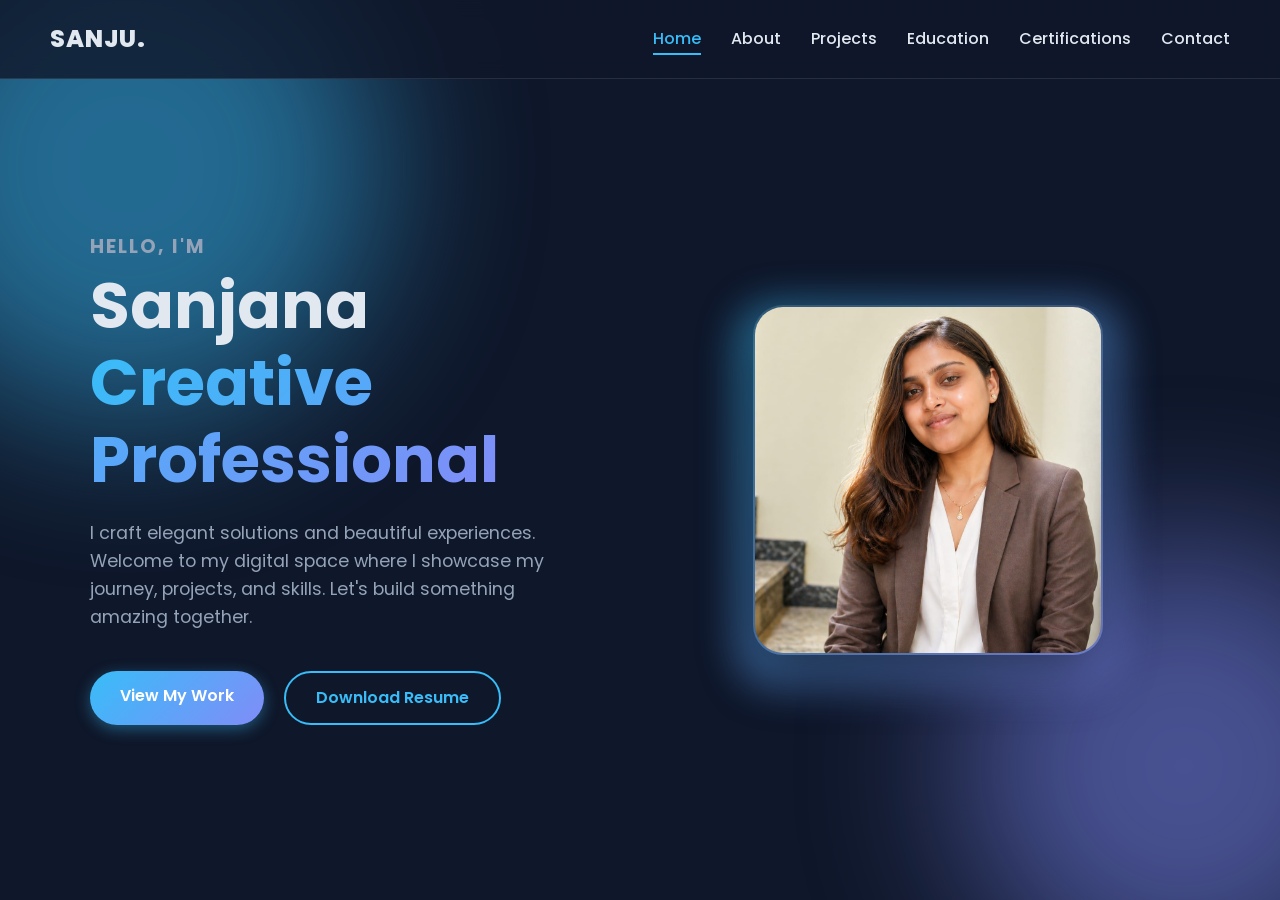
<file: index.html>
<!DOCTYPE html>
<html lang="en">

<head>
    <meta charset="UTF-8">
    <meta name="viewport" content="width=device-width, initial-scale=1.0">
    <title>Sanjana | Professional Portfolio</title>
    <meta name="description" content="Welcome to my professional portfolio. Explore my work, skills, and experience.">
    <link rel="stylesheet" href="assets/css/style.css">
</head>

<body>
    <!-- Background Animated Blobs -->
    <div class="bg-blobs">
        <div class="blob blob-1"></div>
        <div class="blob blob-2"></div>
    </div>

    <!-- Navigation -->
    <header>
        <a href="index.html" class="logo">SANJU.</a>
        <div class="menu-toggle">
            <span></span>
            <span></span>
            <span></span>
        </div>
        <nav>
            <ul>
                <li><a href="index.html">Home</a></li>
                <li><a href="about.html">About</a></li>
                <li><a href="projects.html">Projects</a></li>
                <li><a href="education.html">Education</a></li>
                <li><a href="certifications.html">Certifications</a></li>
                <li><a href="contact.html">Contact</a></li>
            </ul>
        </nav>
    </header>

    <!-- Main Content -->
    <main>
        <section class="hero">
            <div class="hero-content">
                <h2 class="hero-subtitle fade-in">Hello, I'm</h2>
                <h1 class="hero-title fade-in" style="animation-delay: 0.2s;">
                    Sanjana<br>
                    <span class="gradient-text">Creative Professional</span>
                </h1>
                <p class="hero-desc fade-in" style="animation-delay: 0.4s;">
                    I craft elegant solutions and beautiful experiences. Welcome to my digital space where I showcase my
                    journey, projects, and skills. Let's build something amazing together.
                </p>
                <div class="hero-buttons fade-in" style="animation-delay: 0.6s;">
                    <a href="projects.html" class="btn btn-primary">View My Work</a>
                    <a href="assets/docs/resume.docx" download="Sanjana_Resume.docx" class="btn btn-outline">Download
                        Resume</a>
                </div>
            </div>
            <div class="hero-image">
                <div class="image-wrapper">
                    <!-- Adjusted the image extension to match what was downloaded -->
                    <img src="assets/images/profile.jpeg" alt="Sanjana Profile">
                </div>
            </div>
        </section>
    </main>

    <script src="assets/js/main.js"></script>
</body>

</html>
</file>
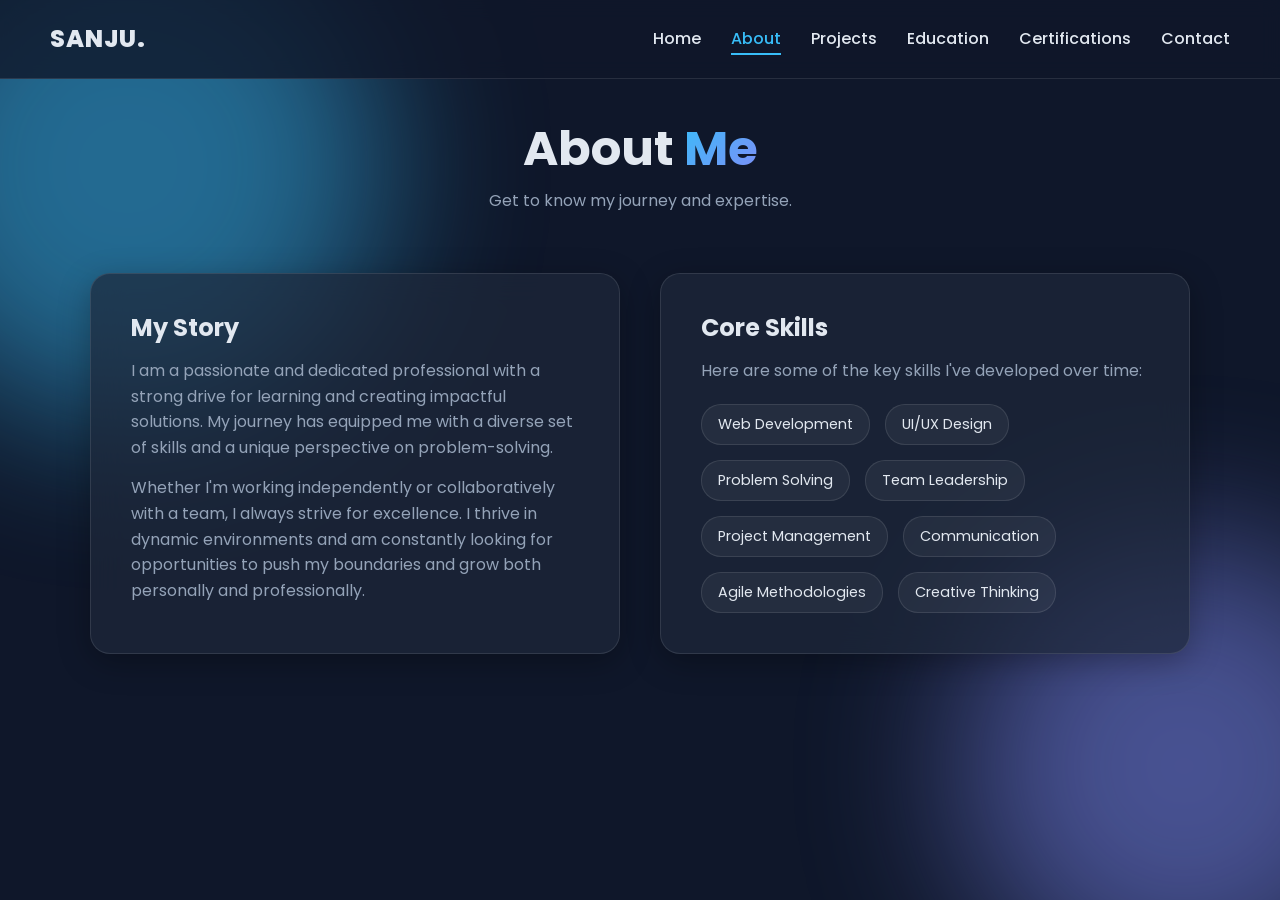
<file: about.html>
<!DOCTYPE html>
<html lang="en">
<head>
    <meta charset="UTF-8">
    <meta name="viewport" content="width=device-width, initial-scale=1.0">
    <title>About Me | Sanjana</title>
    <meta name="description" content="Learn more about Sanjana, my background, and my professional skills.">
    <link rel="stylesheet" href="assets/css/style.css">
</head>
<body>
    <div class="bg-blobs">
        <div class="blob blob-1"></div>
        <div class="blob blob-2"></div>
    </div>

    <header>
        <a href="index.html" class="logo">SANJU.</a>
        <div class="menu-toggle">
            <span></span>
            <span></span>
            <span></span>
        </div>
        <nav>
            <ul>
                <li><a href="index.html">Home</a></li>
                <li><a href="about.html">About</a></li>
                <li><a href="projects.html">Projects</a></li>
                <li><a href="education.html">Education</a></li>
                <li><a href="certifications.html">Certifications</a></li>
                <li><a href="contact.html">Contact</a></li>
            </ul>
        </nav>
    </header>

    <main>
        <div class="page-header fade-in">
            <h1 class="page-title">About <span class="gradient-text">Me</span></h1>
            <p style="color: var(--text-secondary);">Get to know my journey and expertise.</p>
        </div>

        <section class="about-content">
            <div class="glass-card fade-in">
                <h3 style="margin-bottom: 15px; font-size: 1.5rem;">My Story</h3>
                <p style="color: var(--text-secondary); margin-bottom: 15px;">
                    I am a passionate and dedicated professional with a strong drive for learning and creating impactful solutions. My journey has equipped me with a diverse set of skills and a unique perspective on problem-solving.
                </p>
                <p style="color: var(--text-secondary);">
                    Whether I'm working independently or collaboratively with a team, I always strive for excellence. I thrive in dynamic environments and am constantly looking for opportunities to push my boundaries and grow both personally and professionally.
                </p>
            </div>

            <div class="glass-card fade-in" style="animation-delay: 0.2s;">
                <h3 style="margin-bottom: 15px; font-size: 1.5rem;">Core Skills</h3>
                <p style="color: var(--text-secondary);">Here are some of the key skills I've developed over time:</p>
                
                <div class="skills-container">
                    <span class="skill-tag">Web Development</span>
                    <span class="skill-tag">UI/UX Design</span>
                    <span class="skill-tag">Problem Solving</span>
                    <span class="skill-tag">Team Leadership</span>
                    <span class="skill-tag">Project Management</span>
                    <span class="skill-tag">Communication</span>
                    <span class="skill-tag">Agile Methodologies</span>
                    <span class="skill-tag">Creative Thinking</span>
                </div>
            </div>
        </section>
    </main>

    <script src="assets/js/main.js"></script>
</body>
</html>
</file>
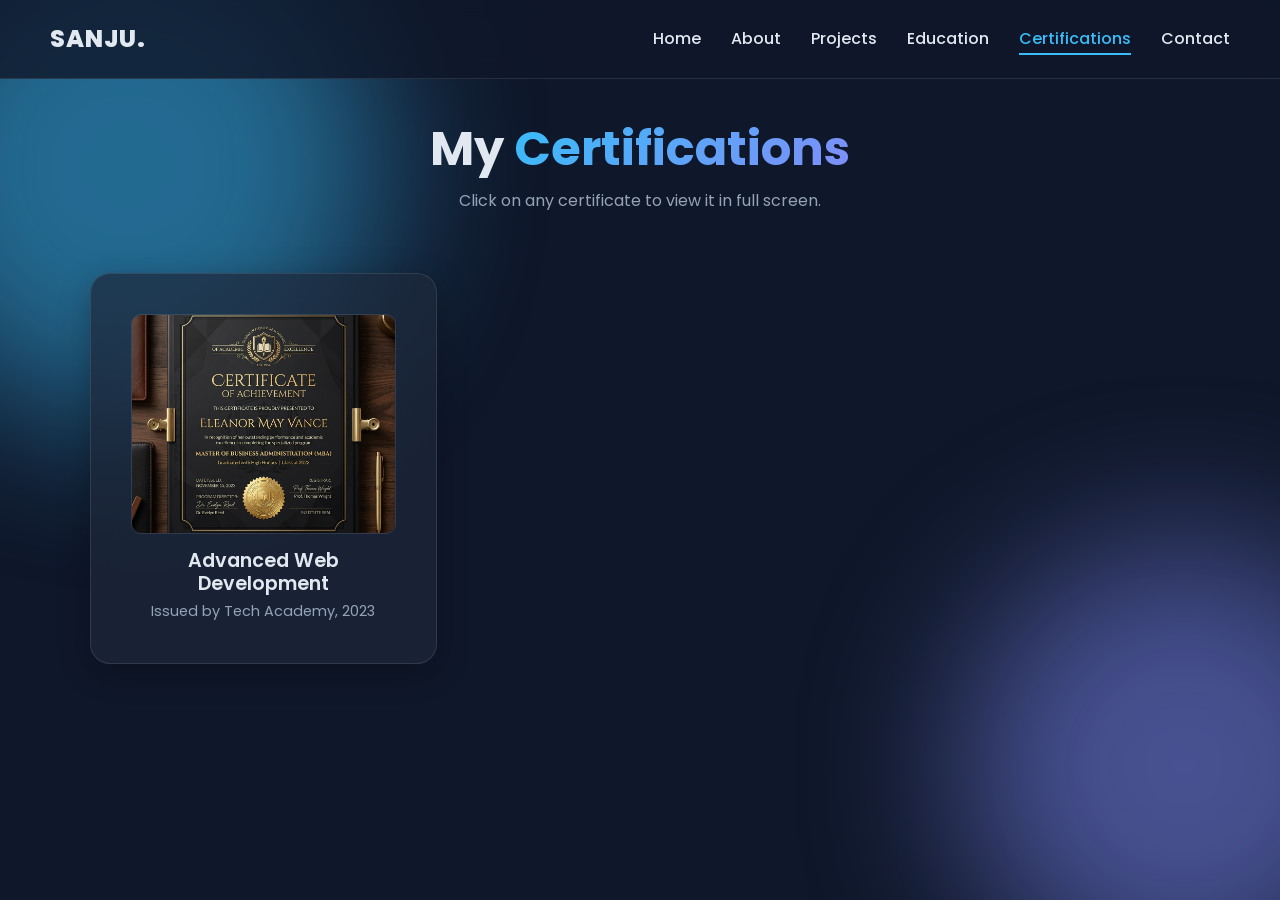
<file: certifications.html>
<!DOCTYPE html>
<html lang="en">
<head>
    <meta charset="UTF-8">
    <meta name="viewport" content="width=device-width, initial-scale=1.0">
    <title>Certifications | Sanjana</title>
    <meta name="description" content="View my professional certifications and awards.">
    <link rel="stylesheet" href="assets/css/style.css">
</head>
<body>
    <div class="bg-blobs">
        <div class="blob blob-1"></div>
        <div class="blob blob-2"></div>
    </div>

    <header>
        <a href="index.html" class="logo">SANJU.</a>
        <div class="menu-toggle">
            <span></span>
            <span></span>
            <span></span>
        </div>
        <nav>
            <ul>
                <li><a href="index.html">Home</a></li>
                <li><a href="about.html">About</a></li>
                <li><a href="projects.html">Projects</a></li>
                <li><a href="education.html">Education</a></li>
                <li><a href="certifications.html">Certifications</a></li>
                <li><a href="contact.html">Contact</a></li>
            </ul>
        </nav>
    </header>

    <main>
        <div class="page-header fade-in">
            <h1 class="page-title">My <span class="gradient-text">Certifications</span></h1>
            <p style="color: var(--text-secondary);">Click on any certificate to view it in full screen.</p>
        </div>

        <section class="cert-grid">
            <!-- Certificate 1 -->
            <div class="glass-card cert-card fade-in">
                <div class="cert-img-container">
                    <!-- Note: You can replace this demo certificate later -->
                    <img src="assets/images/certificate1.png" alt="Professional Certification">
                </div>
                <h3 class="cert-title">Advanced Web Development</h3>
                <p style="color: var(--text-secondary); font-size: 0.9rem; margin-top: 5px;">Issued by Tech Academy, 2023</p>
            </div>
            
            <!-- You can add more certificate cards here later -->
        </section>

        <!-- The Modal (Lightbox) -->
        <div id="certModal" class="modal">
            <span class="close">&times;</span>
            <img class="modal-content" id="img01" alt="Certificate Full View">
        </div>

    </main>

    <script src="assets/js/main.js"></script>
</body>
</html>
</file>
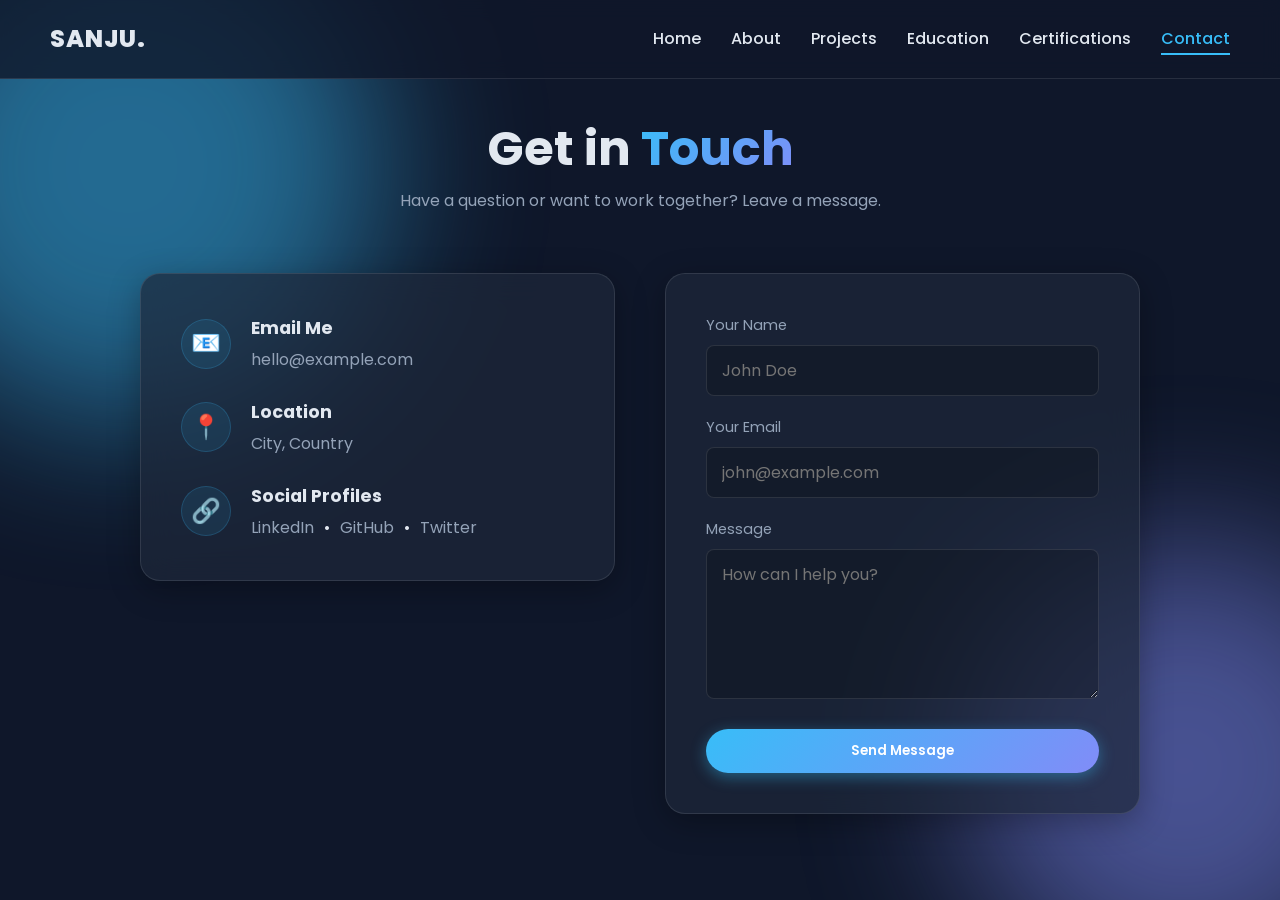
<file: contact.html>
<!DOCTYPE html>
<html lang="en">
<head>
    <meta charset="UTF-8">
    <meta name="viewport" content="width=device-width, initial-scale=1.0">
    <title>Contact | Sanjana</title>
    <meta name="description" content="Get in touch with me for collaborations and opportunities.">
    <link rel="stylesheet" href="assets/css/style.css">
</head>
<body>
    <div class="bg-blobs">
        <div class="blob blob-1"></div>
        <div class="blob blob-2"></div>
    </div>

    <header>
        <a href="index.html" class="logo">SANJU.</a>
        <div class="menu-toggle">
            <span></span>
            <span></span>
            <span></span>
        </div>
        <nav>
            <ul>
                <li><a href="index.html">Home</a></li>
                <li><a href="about.html">About</a></li>
                <li><a href="projects.html">Projects</a></li>
                <li><a href="education.html">Education</a></li>
                <li><a href="certifications.html">Certifications</a></li>
                <li><a href="contact.html">Contact</a></li>
            </ul>
        </nav>
    </header>

    <main>
        <div class="page-header fade-in">
            <h1 class="page-title">Get in <span class="gradient-text">Touch</span></h1>
            <p style="color: var(--text-secondary);">Have a question or want to work together? Leave a message.</p>
        </div>

        <section class="contact-container fade-in">
            
            <!-- Contact Info -->
            <div class="contact-info">
                <div class="glass-card">
                    <div class="info-item" style="margin-bottom: 25px;">
                        <div class="info-icon">📧</div>
                        <div class="info-text">
                            <h4>Email Me</h4>
                            <a href="mailto:hello@example.com">hello@example.com</a>
                        </div>
                    </div>
                    
                    <div class="info-item" style="margin-bottom: 25px;">
                        <div class="info-icon">📍</div>
                        <div class="info-text">
                            <h4>Location</h4>
                            <p>City, Country</p>
                        </div>
                    </div>

                    <div class="info-item">
                        <div class="info-icon">🔗</div>
                        <div class="info-text">
                            <h4>Social Profiles</h4>
                            <div style="display: flex; gap: 10px; margin-top: 5px;">
                                <a href="#">LinkedIn</a> &bull;
                                <a href="#">GitHub</a> &bull;
                                <a href="#">Twitter</a>
                            </div>
                        </div>
                    </div>
                </div>
            </div>

            <!-- Contact Form -->
            <div class="glass-card">
                <form class="contact-form" action="#" method="POST" onsubmit="event.preventDefault(); alert('Form submitted! (Demo only)');">
                    <div class="form-group">
                        <label for="name">Your Name</label>
                        <input type="text" id="name" class="form-control" placeholder="John Doe" required>
                    </div>
                    
                    <div class="form-group">
                        <label for="email">Your Email</label>
                        <input type="email" id="email" class="form-control" placeholder="john@example.com" required>
                    </div>
                    
                    <div class="form-group">
                        <label for="message">Message</label>
                        <textarea id="message" class="form-control" placeholder="How can I help you?" required></textarea>
                    </div>
                    
                    <button type="submit" class="btn btn-primary" style="margin-top: 10px;">Send Message</button>
                </form>
            </div>

        </section>
    </main>

    <script src="assets/js/main.js"></script>
</body>
</html>
</file>
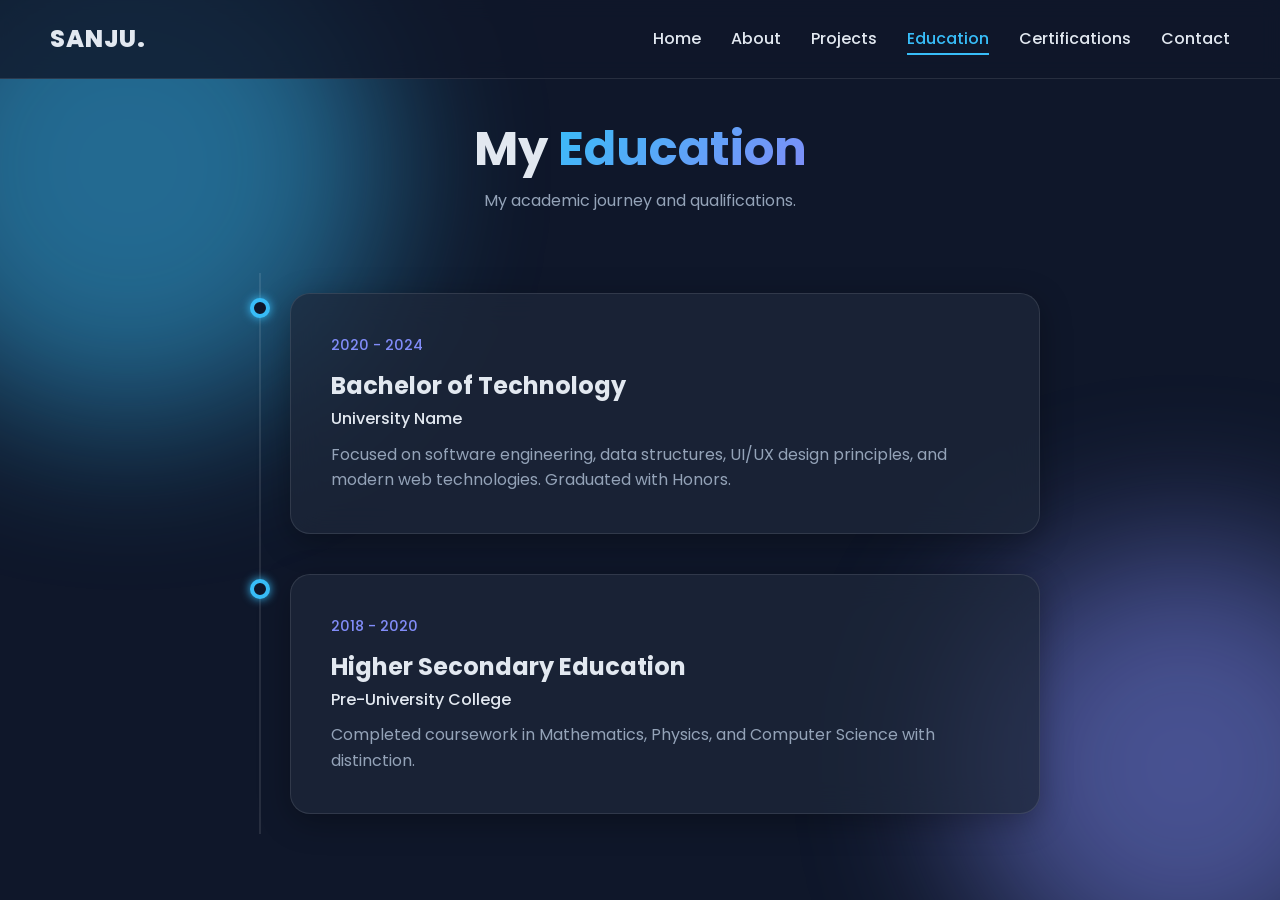
<file: education.html>
<!DOCTYPE html>
<html lang="en">
<head>
    <meta charset="UTF-8">
    <meta name="viewport" content="width=device-width, initial-scale=1.0">
    <title>Education | Sanjana</title>
    <meta name="description" content="My educational background and academic achievements.">
    <link rel="stylesheet" href="assets/css/style.css">
</head>
<body>
    <div class="bg-blobs">
        <div class="blob blob-1"></div>
        <div class="blob blob-2"></div>
    </div>

    <header>
        <a href="index.html" class="logo">SANJU.</a>
        <div class="menu-toggle">
            <span></span>
            <span></span>
            <span></span>
        </div>
        <nav>
            <ul>
                <li><a href="index.html">Home</a></li>
                <li><a href="about.html">About</a></li>
                <li><a href="projects.html">Projects</a></li>
                <li><a href="education.html">Education</a></li>
                <li><a href="certifications.html">Certifications</a></li>
                <li><a href="contact.html">Contact</a></li>
            </ul>
        </nav>
    </header>

    <main>
        <div class="page-header fade-in">
            <h1 class="page-title">My <span class="gradient-text">Education</span></h1>
            <p style="color: var(--text-secondary);">My academic journey and qualifications.</p>
        </div>

        <section class="timeline fade-in">
            
            <div class="timeline-item">
                <div class="timeline-dot"></div>
                <div class="glass-card timeline-content">
                    <span class="date">2020 - 2024</span>
                    <h3>Bachelor of Technology</h3>
                    <p style="color: var(--text-primary); font-weight: 500;">University Name</p>
                    <p style="color: var(--text-secondary); margin-top: 10px;">Focused on software engineering, data structures, UI/UX design principles, and modern web technologies. Graduated with Honors.</p>
                </div>
            </div>

            <div class="timeline-item">
                <div class="timeline-dot"></div>
                <div class="glass-card timeline-content">
                    <span class="date">2018 - 2020</span>
                    <h3>Higher Secondary Education</h3>
                    <p style="color: var(--text-primary); font-weight: 500;">Pre-University College</p>
                    <p style="color: var(--text-secondary); margin-top: 10px;">Completed coursework in Mathematics, Physics, and Computer Science with distinction.</p>
                </div>
            </div>

        </section>
    </main>

    <script src="assets/js/main.js"></script>
</body>
</html>
</file>
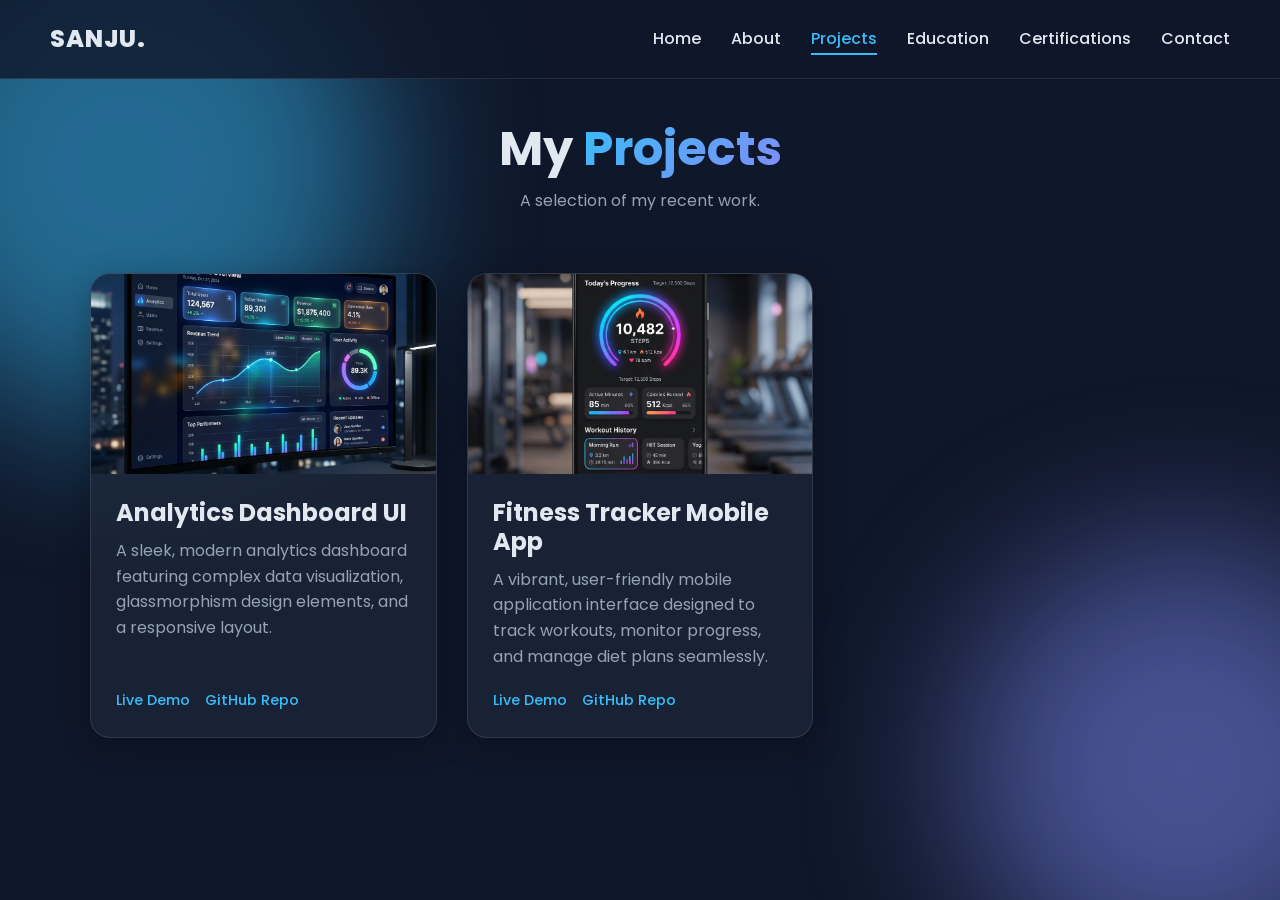
<file: projects.html>
<!DOCTYPE html>
<html lang="en">
<head>
    <meta charset="UTF-8">
    <meta name="viewport" content="width=device-width, initial-scale=1.0">
    <title>Projects | Sanjana</title>
    <meta name="description" content="View my latest projects and portfolio work.">
    <link rel="stylesheet" href="assets/css/style.css">
</head>
<body>
    <div class="bg-blobs">
        <div class="blob blob-1"></div>
        <div class="blob blob-2"></div>
    </div>

    <header>
        <a href="index.html" class="logo">SANJU.</a>
        <div class="menu-toggle">
            <span></span>
            <span></span>
            <span></span>
        </div>
        <nav>
            <ul>
                <li><a href="index.html">Home</a></li>
                <li><a href="about.html">About</a></li>
                <li><a href="projects.html">Projects</a></li>
                <li><a href="education.html">Education</a></li>
                <li><a href="certifications.html">Certifications</a></li>
                <li><a href="contact.html">Contact</a></li>
            </ul>
        </nav>
    </header>

    <main>
        <div class="page-header fade-in">
            <h1 class="page-title">My <span class="gradient-text">Projects</span></h1>
            <p style="color: var(--text-secondary);">A selection of my recent work.</p>
        </div>

        <section class="projects-grid">
            <!-- Project 1 -->
            <div class="glass-card project-card fade-in">
                <div class="project-img">
                    <img src="assets/images/project1.png" alt="Dashboard Analytics UI">
                </div>
                <div class="project-info">
                    <h3 class="project-title">Analytics Dashboard UI</h3>
                    <p class="project-desc">A sleek, modern analytics dashboard featuring complex data visualization, glassmorphism design elements, and a responsive layout.</p>
                    <div class="project-links">
                        <a href="#">Live Demo</a>
                        <a href="#">GitHub Repo</a>
                    </div>
                </div>
            </div>

            <!-- Project 2 -->
            <div class="glass-card project-card fade-in" style="animation-delay: 0.2s;">
                <div class="project-img">
                    <img src="assets/images/project2.png" alt="Fitness Tracker App">
                </div>
                <div class="project-info">
                    <h3 class="project-title">Fitness Tracker Mobile App</h3>
                    <p class="project-desc">A vibrant, user-friendly mobile application interface designed to track workouts, monitor progress, and manage diet plans seamlessly.</p>
                    <div class="project-links">
                        <a href="#">Live Demo</a>
                        <a href="#">GitHub Repo</a>
                    </div>
                </div>
            </div>
            
        </section>
    </main>

    <script src="assets/js/main.js"></script>
</body>
</html>
</file>
<file: assets/css/style.css>
/* === GOOGLE FONTS === */
@import url('https://fonts.googleapis.com/css2?family=Poppins:wght@300;400;500;600;700;800&display=swap');

/* === CSS VARIABLES === */
:root {
    --bg-color: #0F172A;
    --text-primary: #E2E8F0;
    --text-secondary: #94A3B8;
    --accent-primary: #38BDF8;
    --accent-secondary: #818CF8;
    --glass-bg: rgba(30, 41, 59, 0.7);
    --glass-border: rgba(255, 255, 255, 0.1);
    --transition: all 0.3s ease;
}

/* === BASE STYLES === */
* {
    margin: 0;
    padding: 0;
    box-sizing: border-box;
    font-family: 'Poppins', sans-serif;
}

body {
    background-color: var(--bg-color);
    color: var(--text-primary);
    line-height: 1.6;
    overflow-x: hidden;
    position: relative;
}

/* Background Animated Gradient Blobs */
.bg-blobs {
    position: fixed;
    top: 0;
    left: 0;
    width: 100vw;
    height: 100vh;
    z-index: -1;
    overflow: hidden;
}

.blob {
    position: absolute;
    filter: blur(80px);
    opacity: 0.5;
    border-radius: 50%;
    animation: float 10s infinite alternate ease-in-out;
}

.blob-1 {
    top: -10%;
    left: -10%;
    width: 40vw;
    height: 40vw;
    background: var(--accent-primary);
}

.blob-2 {
    bottom: -10%;
    right: -10%;
    width: 35vw;
    height: 35vw;
    background: var(--accent-secondary);
    animation-delay: -5s;
}

@keyframes float {
    0% { transform: translate(0, 0) scale(1); }
    100% { transform: translate(50px, 50px) scale(1.1); }
}

/* === TYPOGRAPHY === */
h1, h2, h3 {
    font-weight: 700;
    line-height: 1.2;
}

.gradient-text {
    background: linear-gradient(135deg, var(--accent-primary), var(--accent-secondary));
    -webkit-background-clip: text;
    -webkit-text-fill-color: transparent;
    background-clip: text;
}

/* === NAVIGATION === */
header {
    position: fixed;
    top: 0;
    width: 100%;
    padding: 20px 50px;
    display: flex;
    justify-content: space-between;
    align-items: center;
    z-index: 100;
    background: rgba(15, 23, 42, 0.8);
    backdrop-filter: blur(10px);
    border-bottom: 1px solid var(--glass-border);
    transition: var(--transition);
}

.logo {
    font-size: 1.5rem;
    font-weight: 800;
    color: var(--text-primary);
    text-decoration: none;
    letter-spacing: 1px;
}

nav ul {
    display: flex;
    list-style: none;
    gap: 30px;
}

nav ul li a {
    color: var(--text-primary);
    text-decoration: none;
    font-size: 1rem;
    font-weight: 500;
    transition: var(--transition);
    position: relative;
}

nav ul li a::after {
    content: '';
    position: absolute;
    bottom: -5px;
    left: 0;
    width: 0;
    height: 2px;
    background: var(--accent-primary);
    transition: var(--transition);
}

nav ul li a:hover::after, nav ul li a.active::after {
    width: 100%;
}

nav ul li a:hover, nav ul li a.active {
    color: var(--accent-primary);
}

/* Mobile Menu Toggle */
.menu-toggle {
    display: none;
    flex-direction: column;
    cursor: pointer;
    gap: 5px;
}

.menu-toggle span {
    width: 25px;
    height: 3px;
    background-color: var(--text-primary);
    transition: var(--transition);
}

/* === MAIN CONTAINER === */
main {
    min-height: 100vh;
    padding: 120px 50px 50px;
    max-width: 1200px;
    margin: 0 auto;
}

/* === GLASSMORPHISM CARDS === */
.glass-card {
    background: var(--glass-bg);
    backdrop-filter: blur(16px);
    border: 1px solid var(--glass-border);
    border-radius: 20px;
    padding: 40px;
    box-shadow: 0 8px 32px rgba(0, 0, 0, 0.3);
    transition: var(--transition);
}

.glass-card:hover {
    transform: translateY(-5px);
    box-shadow: 0 15px 40px rgba(0, 0, 0, 0.5);
    border-color: rgba(255, 255, 255, 0.2);
}

/* === BUTTONS === */
.btn {
    display: inline-block;
    padding: 12px 30px;
    border-radius: 30px;
    font-weight: 600;
    text-decoration: none;
    transition: var(--transition);
    cursor: pointer;
    border: none;
    outline: none;
}

.btn-primary {
    background: linear-gradient(135deg, var(--accent-primary), var(--accent-secondary));
    color: #fff;
    box-shadow: 0 4px 15px rgba(56, 189, 248, 0.4);
}

.btn-primary:hover {
    transform: translateY(-2px);
    box-shadow: 0 8px 25px rgba(56, 189, 248, 0.6);
}

.btn-outline {
    background: transparent;
    border: 2px solid var(--accent-primary);
    color: var(--accent-primary);
}

.btn-outline:hover {
    background: rgba(56, 189, 248, 0.1);
    transform: translateY(-2px);
}

/* === HERO SECTION === */
.hero {
    display: flex;
    align-items: center;
    justify-content: space-between;
    min-height: 80vh;
    gap: 50px;
}

.hero-content {
    flex: 1;
    animation: slideInLeft 1s ease-out;
}

.hero-subtitle {
    font-size: 1.2rem;
    color: var(--text-secondary);
    margin-bottom: 10px;
    letter-spacing: 2px;
    text-transform: uppercase;
}

.hero-title {
    font-size: 4rem;
    margin-bottom: 20px;
}

.hero-desc {
    font-size: 1.1rem;
    color: var(--text-secondary);
    margin-bottom: 40px;
    max-width: 500px;
}

.hero-buttons {
    display: flex;
    gap: 20px;
}

.hero-image {
    flex: 1;
    display: flex;
    justify-content: center;
    position: relative;
    animation: slideInRight 1s ease-out;
}

.image-wrapper {
    position: relative;
    width: 350px;
    height: 350px;
    border-radius: 30px;
    overflow: hidden;
    box-shadow: 0 20px 50px rgba(0, 0, 0, 0.5);
    border: 2px solid rgba(255, 255, 255, 0.1);
}

.image-wrapper img {
    width: 100%;
    height: 100%;
    object-fit: cover;
    transition: transform 0.5s ease;
}

.image-wrapper:hover img {
    transform: scale(1.05);
}

/* Glowing ring behind image */
.hero-image::before {
    content: '';
    position: absolute;
    width: 380px;
    height: 380px;
    border-radius: 35px;
    background: linear-gradient(135deg, var(--accent-primary), var(--accent-secondary));
    z-index: -1;
    filter: blur(20px);
    opacity: 0.6;
    animation: pulseGlow 3s infinite alternate;
}

@keyframes pulseGlow {
    0% { opacity: 0.5; transform: scale(0.95); }
    100% { opacity: 0.8; transform: scale(1.05); }
}

@keyframes slideInLeft {
    from { opacity: 0; transform: translateX(-50px); }
    to { opacity: 1; transform: translateX(0); }
}

@keyframes slideInRight {
    from { opacity: 0; transform: translateX(50px); }
    to { opacity: 1; transform: translateX(0); }
}

/* Fade in animation for sections */
.fade-in {
    opacity: 0;
    transform: translateY(30px);
    transition: opacity 0.8s ease, transform 0.8s ease;
}

.fade-in.visible {
    opacity: 1;
    transform: translateY(0);
}

/* === ABOUT PAGE === */
.page-header {
    text-align: center;
    margin-bottom: 60px;
}

.page-title {
    font-size: 3rem;
    margin-bottom: 10px;
}

.about-content {
    display: grid;
    grid-template-columns: 1fr 1fr;
    gap: 40px;
}

.skills-container {
    display: flex;
    flex-wrap: wrap;
    gap: 15px;
    margin-top: 20px;
}

.skill-tag {
    background: rgba(255, 255, 255, 0.05);
    border: 1px solid var(--glass-border);
    padding: 8px 16px;
    border-radius: 20px;
    font-size: 0.9rem;
    color: var(--text-primary);
    transition: var(--transition);
}

.skill-tag:hover {
    background: rgba(56, 189, 248, 0.2);
    border-color: var(--accent-primary);
    color: var(--accent-primary);
    transform: translateY(-2px);
}

/* === PROJECTS PAGE === */
.projects-grid {
    display: grid;
    grid-template-columns: repeat(auto-fill, minmax(300px, 1fr));
    gap: 30px;
}

.project-card {
    padding: 0;
    overflow: hidden;
    display: flex;
    flex-direction: column;
}

.project-img {
    height: 200px;
    background: rgba(0,0,0,0.2);
    position: relative;
    overflow: hidden;
}

.project-img img {
    width: 100%;
    height: 100%;
    object-fit: cover;
    transition: transform 0.5s ease;
}

.project-card:hover .project-img img {
    transform: scale(1.1);
}

.project-info {
    padding: 25px;
    flex: 1;
    display: flex;
    flex-direction: column;
}

.project-title {
    font-size: 1.5rem;
    margin-bottom: 10px;
}

.project-desc {
    color: var(--text-secondary);
    margin-bottom: 20px;
    flex: 1;
}

.project-links {
    display: flex;
    gap: 15px;
}

.project-links a {
    color: var(--accent-primary);
    text-decoration: none;
    font-weight: 500;
    font-size: 0.9rem;
    transition: var(--transition);
}

.project-links a:hover {
    color: var(--text-primary);
}

/* === TIMELINE (Education/Experience) === */
.timeline {
    position: relative;
    max-width: 800px;
    margin: 0 auto;
}

.timeline::before {
    content: '';
    position: absolute;
    width: 2px;
    background: var(--glass-border);
    top: 0;
    bottom: 0;
    left: 20px;
    margin-left: -1px;
}

.timeline-item {
    padding: 20px 0 20px 50px;
    position: relative;
}

.timeline-dot {
    position: absolute;
    width: 20px;
    height: 20px;
    background: var(--bg-color);
    border: 4px solid var(--accent-primary);
    border-radius: 50%;
    left: 10px;
    top: 25px;
    box-shadow: 0 0 10px var(--accent-primary);
}

.timeline-content h3 {
    font-size: 1.5rem;
    color: var(--text-primary);
    margin-bottom: 5px;
}

.timeline-content .date {
    color: var(--accent-secondary);
    font-weight: 500;
    font-size: 0.9rem;
    margin-bottom: 15px;
    display: block;
}

/* === CERTIFICATIONS PAGE === */
.cert-grid {
    display: grid;
    grid-template-columns: repeat(auto-fill, minmax(300px, 1fr));
    gap: 30px;
}

.cert-card {
    cursor: pointer;
    text-align: center;
}

.cert-img-container {
    height: 220px;
    border-radius: 10px;
    overflow: hidden;
    margin-bottom: 15px;
    border: 1px solid var(--glass-border);
}

.cert-img-container img {
    width: 100%;
    height: 100%;
    object-fit: cover;
    transition: transform 0.3s ease;
}

.cert-card:hover .cert-img-container img {
    transform: scale(1.05);
}

.cert-title {
    font-size: 1.2rem;
    font-weight: 600;
}

/* Image Modal (Lightbox) */
.modal {
    display: none;
    position: fixed;
    z-index: 1000;
    padding-top: 50px;
    left: 0;
    top: 0;
    width: 100%;
    height: 100%;
    background-color: rgba(0, 0, 0, 0.9);
    backdrop-filter: blur(5px);
}

.modal-content {
    margin: auto;
    display: block;
    max-width: 90%;
    max-height: 80vh;
    object-fit: contain;
    border-radius: 10px;
    box-shadow: 0 0 30px rgba(0,0,0,0.5);
}

.close {
    position: absolute;
    top: 15px;
    right: 35px;
    color: #f1f1f1;
    font-size: 40px;
    font-weight: bold;
    transition: 0.3s;
    cursor: pointer;
}

.close:hover,
.close:focus {
    color: var(--accent-primary);
    text-decoration: none;
    cursor: pointer;
}

/* === CONTACT PAGE === */
.contact-container {
    display: grid;
    grid-template-columns: 1fr 1fr;
    gap: 50px;
    max-width: 1000px;
    margin: 0 auto;
}

.contact-info {
    display: flex;
    flex-direction: column;
    gap: 30px;
}

.info-item {
    display: flex;
    align-items: center;
    gap: 20px;
}

.info-icon {
    width: 50px;
    height: 50px;
    border-radius: 50%;
    background: rgba(56, 189, 248, 0.1);
    display: flex;
    align-items: center;
    justify-content: center;
    font-size: 1.5rem;
    color: var(--accent-primary);
    border: 1px solid rgba(56, 189, 248, 0.2);
}

.info-text h4 {
    font-size: 1.1rem;
    margin-bottom: 5px;
}

.info-text p, .info-text a {
    color: var(--text-secondary);
    text-decoration: none;
    transition: var(--transition);
}

.info-text a:hover {
    color: var(--accent-primary);
}

.contact-form {
    display: flex;
    flex-direction: column;
    gap: 20px;
}

.form-group {
    display: flex;
    flex-direction: column;
    gap: 8px;
}

.form-group label {
    font-size: 0.9rem;
    color: var(--text-secondary);
}

.form-control {
    background: rgba(0, 0, 0, 0.2);
    border: 1px solid var(--glass-border);
    border-radius: 8px;
    padding: 12px 15px;
    color: var(--text-primary);
    font-size: 1rem;
    outline: none;
    transition: var(--transition);
}

.form-control:focus {
    border-color: var(--accent-primary);
    box-shadow: 0 0 10px rgba(56, 189, 248, 0.2);
}

textarea.form-control {
    resize: vertical;
    min-height: 150px;
}

/* === RESPONSIVE DESIGN === */
@media (max-width: 992px) {
    .hero {
        flex-direction: column;
        text-align: center;
        margin-top: 50px;
    }
    
    .hero-content {
        order: 2;
    }
    
    .hero-image {
        order: 1;
    }
    
    .hero-buttons {
        justify-content: center;
    }
    
    .hero-title {
        font-size: 3rem;
    }
    
    .about-content, .contact-container {
        grid-template-columns: 1fr;
    }
}

@media (max-width: 768px) {
    .menu-toggle {
        display: flex;
    }
    
    nav {
        position: absolute;
        top: 100%;
        left: 0;
        width: 100%;
        background: rgba(15, 23, 42, 0.95);
        backdrop-filter: blur(10px);
        border-bottom: 1px solid var(--glass-border);
        clip-path: polygon(0 0, 100% 0, 100% 0, 0 0);
        transition: clip-path 0.4s ease-in-out;
    }
    
    nav.active {
        clip-path: polygon(0 0, 100% 0, 100% 100%, 0 100%);
    }
    
    nav ul {
        flex-direction: column;
        padding: 30px;
        text-align: center;
    }
    
    .hero-title {
        font-size: 2.5rem;
    }
    
    .image-wrapper, .hero-image::before {
        width: 280px;
        height: 280px;
    }
}
</file>
